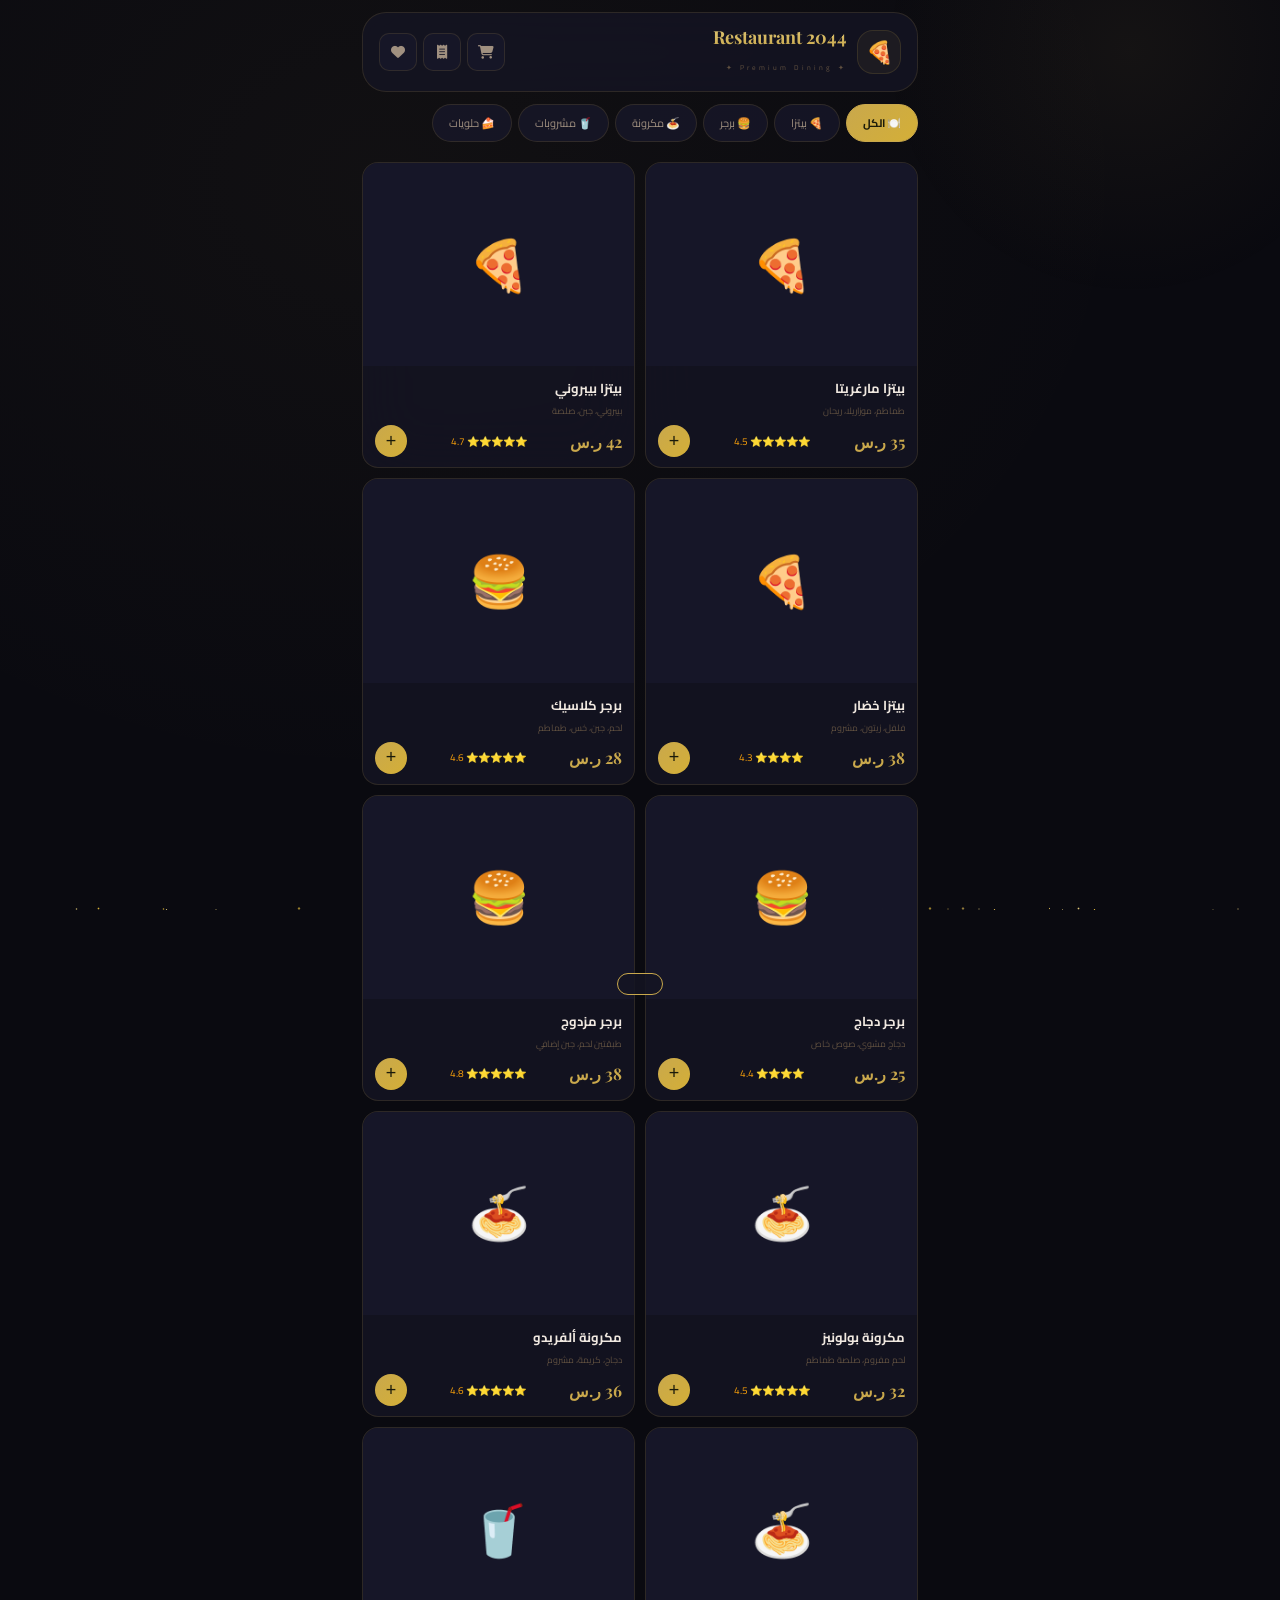
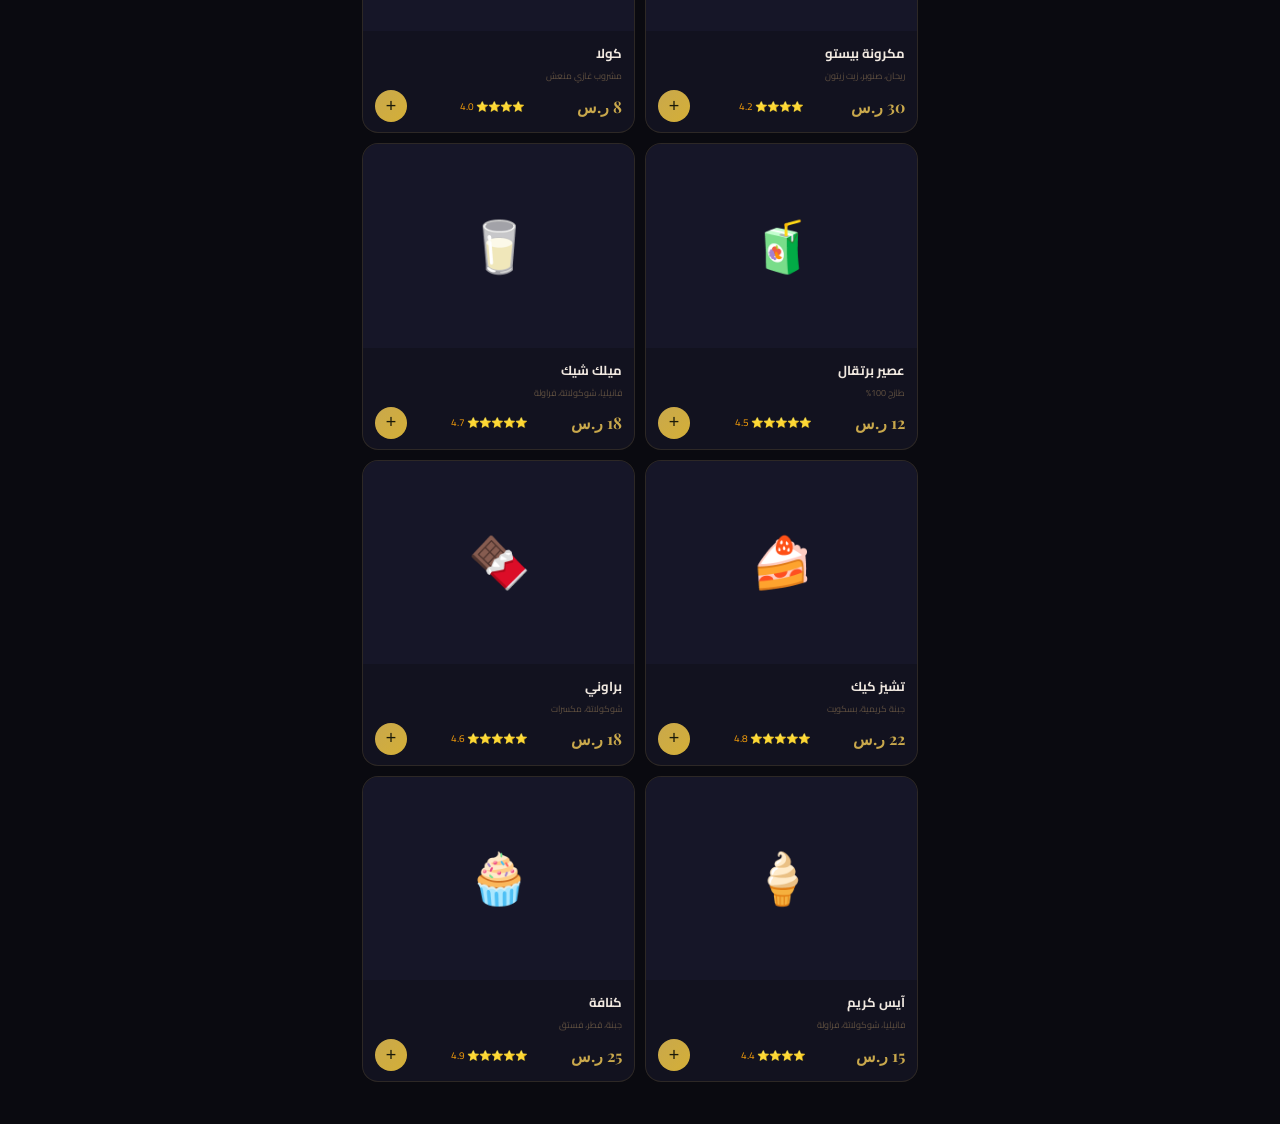
<file: index.html>
<!DOCTYPE html>
<html lang="ar" dir="rtl">
<head>
    <meta charset="UTF-8">
    <meta name="viewport" content="width=device-width, initial-scale=1.0, maximum-scale=1.0, user-scalable=no, viewport-fit=cover">
    <title>🍕 Restaurant 2044</title>
    <link href="https://fonts.googleapis.com/css2?family=Cairo:wght@300;400;500;600;700;800;900&family=Playfair+Display:wght@400;600;700;800;900&display=swap" rel="stylesheet">
    <link rel="stylesheet" href="https://cdnjs.cloudflare.com/ajax/libs/font-awesome/6.4.0/css/all.min.css">
    <link rel="stylesheet" href="css/style.css">
</head>
<body>
    <div class="bg-luxury"></div>
    <div class="bg-glow"></div>
    <div id="particlesContainer"></div>

    <div class="app">
        <!-- Header -->
        <div class="header">
            <div class="header-left">
                <div class="logo">🍕</div>
                <div class="header-text">
                    <h1>Restaurant 2044</h1>
                    <span>✦ Premium Dining ✦</span>
                </div>
            </div>
            <div class="header-right">
                <button class="btn-icon cart-btn" onclick="navigateTo('cart')">
                    <i class="fas fa-shopping-cart"></i>
                    <span class="cart-badge" id="cartBadge">0</span>
                </button>
                <button class="btn-icon" onclick="navigateTo('orders')"><i class="fas fa-receipt"></i></button>
                <button class="btn-icon" onclick="navigateTo('favorites')"><i class="fas fa-heart"></i></button>
            </div>
        </div>

        <!-- Navigation -->
        <div class="nav-tabs">
            <button class="nav-tab active" onclick="filterMenu('all', this)">🍽️ الكل</button>
            <button class="nav-tab" onclick="filterMenu('pizza', this)">🍕 بيتزا</button>
            <button class="nav-tab" onclick="filterMenu('burger', this)">🍔 برجر</button>
            <button class="nav-tab" onclick="filterMenu('pasta', this)">🍝 مكرونة</button>
            <button class="nav-tab" onclick="filterMenu('drink', this)">🥤 مشروبات</button>
            <button class="nav-tab" onclick="filterMenu('dessert', this)">🍰 حلويات</button>
        </div>

        <!-- Pages -->
        <div class="page active" id="pageMenu">
            <div class="menu-grid" id="menuGrid"></div>
        </div>

        <div class="page" id="pageCart">
            <div class="cart-container">
                <h2>🛒 سلة المشتريات</h2>
                <div class="cart-items" id="cartItems"></div>
                <div class="cart-empty" id="cartEmpty">
                    <span>🛒</span>
                    <p>السلة فارغة</p>
                </div>
                <div class="cart-footer" id="cartFooter" style="display:none">
                    <div class="cart-total">
                        <span>المجموع:</span>
                        <span class="total-price" id="cartTotal">0 ريال</span>
                    </div>
                    <button class="btn-checkout" onclick="checkout()">💳 إتمام الطلب</button>
                </div>
            </div>
        </div>

        <div class="page" id="pageOrders">
            <div class="orders-container">
                <h2>📋 طلباتي</h2>
                <div class="orders-list" id="ordersList"></div>
            </div>
        </div>

        <div class="page" id="pageFavorites">
            <div class="favorites-container">
                <h2>❤️ المفضلة</h2>
                <div class="menu-grid" id="favoritesGrid"></div>
            </div>
        </div>

        <div class="page" id="pageItem">
            <div class="item-detail" id="itemDetail"></div>
        </div>

        <div class="page" id="pageCheckout">
            <div class="checkout-container">
                <h2>💳 إتمام الطلب</h2>
                <form class="checkout-form" id="checkoutForm" onsubmit="placeOrder(event)">
                    <label>👤 الاسم</label>
                    <input type="text" id="customerName" required placeholder="أدخل اسمك">
                    <label>📞 رقم الجوال</label>
                    <input type="tel" id="customerPhone" required placeholder="05xxxxxxxx">
                    <label>📍 عنوان التوصيل</label>
                    <textarea id="customerAddress" required placeholder="أدخل عنوان التوصيل"></textarea>
                    <label>💬 ملاحظات</label>
                    <textarea id="orderNotes" placeholder="ملاحظات إضافية..."></textarea>
                    <div class="order-summary">
                        <h3>ملخص الطلب</h3>
                        <div id="checkoutItems"></div>
                        <div class="total-line">
                            <span>المجموع الكلي:</span>
                            <span class="total-price" id="checkoutTotal">0 ريال</span>
                        </div>
                    </div>
                    <button type="submit" class="btn-checkout">✅ تأكيد الطلب</button>
                </form>
            </div>
        </div>
    </div>

    <!-- Rating Modal -->
    <div class="modal-overlay" id="ratingModal" onclick="closeRating()">
        <div class="modal-content" onclick="event.stopPropagation()">
            <h3>⭐ تقييم الطلب</h3>
            <div class="stars" id="starsContainer">
                <span class="star" onclick="setRating(1)">☆</span>
                <span class="star" onclick="setRating(2)">☆</span>
                <span class="star" onclick="setRating(3)">☆</span>
                <span class="star" onclick="setRating(4)">☆</span>
                <span class="star" onclick="setRating(5)">☆</span>
            </div>
            <textarea id="reviewText" placeholder="اكتب تقييمك..."></textarea>
            <button class="btn-checkout" onclick="submitRating()">إرسال التقييم</button>
        </div>
    </div>

    <div class="toast" id="toast"></div>

    <script src="js/storage.js"></script>
    <script src="js/particles.js"></script>
    <script src="js/menu.js"></script>
    <script src="js/cart.js"></script>
    <script src="js/orders.js"></script>
    <script src="js/favorites.js"></script>
    <script src="js/ratings.js"></script>
    <script src="js/navigation.js"></script>
    <script src="js/app.js"></script>
</body>
</html>
</file>
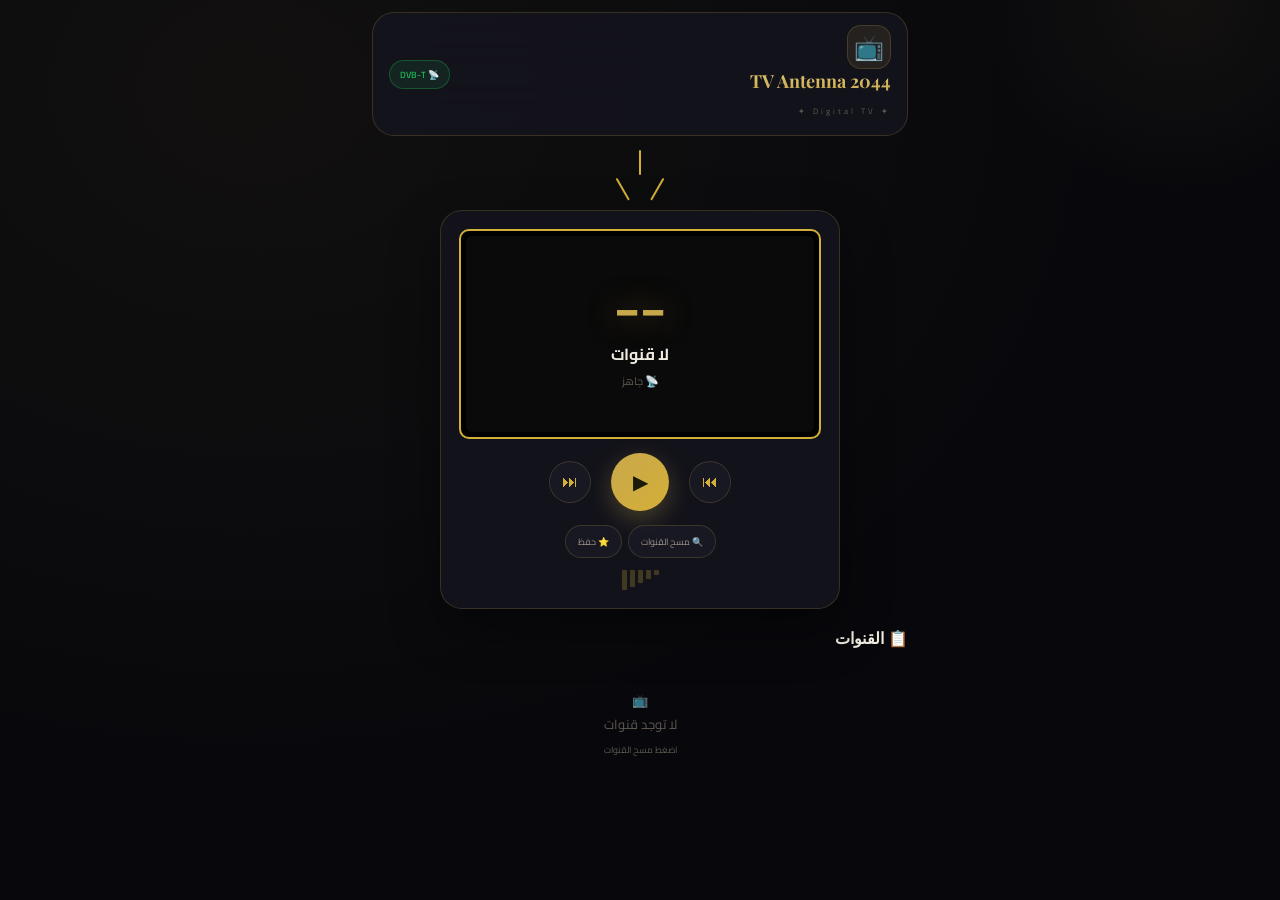
<file: app/src/main/assets/www/index.html>
<!DOCTYPE html>
<html lang="ar" dir="rtl">
<head>
    <meta charset="UTF-8">
    <meta name="viewport" content="width=device-width, initial-scale=1.0, user-scalable=no">
    <title>📺 TV Antenna 2044</title>
    <link href="https://fonts.googleapis.com/css2?family=Cairo:wght@400;600;700;800;900&family=Playfair+Display:wght@600;700;900&display=swap" rel="stylesheet">
    <link rel="stylesheet" href="style.css">
</head>
<body>
    <div class="bg-luxury"></div>
    <div class="bg-glow"></div>
    <div id="particlesContainer"></div>

    <div class="app">
        <div class="header">
            <div class="header-left">
                <div class="logo">📺</div>
                <div class="header-text"><h1>TV Antenna 2044</h1><span>✦ Digital TV ✦</span></div>
            </div>
            <div class="header-badge">📡 DVB-T</div>
        </div>

        <div class="tv-device">
            <div class="antenna">
                <div class="antenna-pole"></div>
                <div class="antenna-v"></div>
            </div>
            <div class="tv-body">
                <div class="tv-frame">
                    <div class="tv-screen" id="tvScreen">
                        <div class="tv-static" id="tvStatic"></div>
                        <div class="tv-info">
                            <div class="channel-num" id="channelNum">--</div>
                            <div class="channel-name" id="channelName">TV 2044</div>
                            <div class="channel-info" id="channelInfo">📡 جاهز</div>
                        </div>
                    </div>
                </div>
                <div class="tv-buttons">
                    <button class="btn-gold" onclick="prevChannel()">⏮</button>
                    <button class="btn-power" id="powerBtn" onclick="toggleTV()">▶</button>
                    <button class="btn-gold" onclick="nextChannel()">⏭</button>
                </div>
                <div class="tv-actions">
                    <button class="btn-tune" onclick="scanChannels()">🔍 مسح القنوات</button>
                    <button class="btn-tune" onclick="toggleFav()">⭐ حفظ</button>
                </div>
                <div class="signal-bars" id="signalBars">
                    <span class="s-bar"></span><span class="s-bar"></span><span class="s-bar"></span><span class="s-bar"></span><span class="s-bar"></span>
                </div>
            </div>
        </div>

        <div class="channels-section">
            <h3>📋 القنوات</h3>
            <div class="channels-grid" id="channelsGrid">
                <div class="empty-state">📺<br>لا توجد قنوات<br><small>اضغط مسح القنوات</small></div>
            </div>
        </div>
    </div>

    <div class="toast" id="toast"></div>
    <div class="scan-overlay" id="scanOverlay">
        <div class="scan-box">
            <div class="scan-icon">📡</div>
            <div class="scan-title">جاري المسح...</div>
            <div class="scan-bar"><div class="scan-fill" id="scanFill"></div></div>
            <div class="scan-count" id="scanCount">0 قناة</div>
            <button class="btn-cancel" onclick="cancelScan()">إلغاء</button>
        </div>
    </div>

    <script src="storage.js"></script>
    <script src="particles.js"></script>
    <script src="tv.js"></script>
    <script src="app.js"></script>
</body>
</html>
</file>
<file: css/style.css>
*{margin:0;padding:0;box-sizing:border-box}
:root{--bg:#0a0a10;--card:rgba(20,20,35,0.85);--card2:rgba(25,25,45,0.7);--text:#f0e8e0;--text2:#a09080;--text3:#605040;--gold:#c9a84c;--gold2:#d4af37;--red:#ef4444;--green:#22c55e;--orange:#f59e0b;--border:rgba(201,168,76,0.15);--glass:rgba(201,168,76,0.06);--radius:24px;--radius-sm:16px;--radius-xs:10px}
body{font-family:'Cairo',sans-serif;background:var(--bg);color:var(--text);min-height:100vh;overflow-x:hidden;-webkit-tap-highlight-color:transparent;direction:rtl;user-select:none}

.bg-luxury{position:fixed;inset:0;z-index:0;background:radial-gradient(ellipse at 30% 20%,rgba(201,168,76,0.04) 0%,transparent 60%),var(--bg)}
.bg-glow{position:fixed;top:-200px;right:-100px;width:500px;height:500px;background:radial-gradient(circle,rgba(201,168,76,0.06) 0%,transparent 70%);border-radius:50%;z-index:0;pointer-events:none}

.app{width:100%;max-width:580px;margin:0 auto;padding:12px;position:relative;z-index:1}

.header{display:flex;align-items:center;justify-content:space-between;padding:12px 16px;background:var(--card);backdrop-filter:blur(40px);border-radius:var(--radius);border:1px solid var(--border);margin-bottom:12px;position:sticky;top:12px;z-index:50}
.header-left{display:flex;align-items:center;gap:10px}
.logo{width:44px;height:44px;background:var(--glass);border:1px solid var(--border);border-radius:var(--radius-sm);display:flex;align-items:center;justify-content:center;font-size:22px}
.header-text h1{font-family:'Playfair Display',serif;font-size:18px;font-weight:700;background:linear-gradient(180deg,#e0c878,#c9a84c);-webkit-background-clip:text;-webkit-text-fill-color:transparent}
.header-text span{font-size:7px;color:var(--text3);letter-spacing:3px}
.header-right{display:flex;gap:6px}
.btn-icon{width:38px;height:38px;background:var(--card2);border:1px solid var(--border);border-radius:var(--radius-xs);display:flex;align-items:center;justify-content:center;cursor:pointer;font-size:14px;color:var(--text2);transition:all 0.3s;position:relative}
.btn-icon:hover{border-color:var(--gold);color:var(--gold)}
.cart-badge{position:absolute;top:-6px;right:-6px;width:18px;height:18px;background:var(--red);color:#fff;border-radius:50%;font-size:9px;display:flex;align-items:center;justify-content:center;font-weight:700}

.nav-tabs{display:flex;gap:6px;overflow-x:auto;padding-bottom:8px;margin-bottom:12px}
.nav-tabs::-webkit-scrollbar{height:2px}
.nav-tab{padding:8px 16px;background:var(--card2);border:1px solid var(--border);color:var(--text2);cursor:pointer;border-radius:20px;font-size:11px;font-family:'Cairo',sans-serif;white-space:nowrap;transition:all 0.3s}
.nav-tab:hover{border-color:var(--gold);color:var(--text)}
.nav-tab.active{background:linear-gradient(135deg,var(--gold),var(--gold2));border-color:var(--gold);color:#1a1a0a;font-weight:700}

.page{display:none;animation:fadeIn 0.4s ease}
.page.active{display:block}
@keyframes fadeIn{from{opacity:0;transform:translateY(10px)}to{opacity:1;transform:translateY(0)}}

/* Menu Grid */
.menu-grid{display:grid;grid-template-columns:repeat(2,1fr);gap:10px;padding-bottom:30px}
.menu-card{background:var(--card);backdrop-filter:blur(30px);border:1px solid var(--border);border-radius:var(--radius-sm);overflow:hidden;cursor:pointer;transition:all 0.3s}
.menu-card:hover{transform:translateY(-3px);border-color:var(--gold);box-shadow:0 10px 30px rgba(0,0,0,0.3)}
.menu-card-img{width:100%;aspect-ratio:4/3;background:var(--card2);display:flex;align-items:center;justify-content:center;font-size:50px}
.menu-card-info{padding:10px 12px}
.menu-card-name{font-size:13px;font-weight:700;margin-bottom:2px}
.menu-card-desc{font-size:9px;color:var(--text3);margin-bottom:6px}
.menu-card-footer{display:flex;align-items:center;justify-content:space-between}
.menu-card-price{font-family:'Playfair Display',serif;font-size:16px;font-weight:700;color:var(--gold)}
.menu-card-rating{font-size:10px;color:var(--orange)}
.btn-add{width:32px;height:32px;background:linear-gradient(135deg,var(--gold),var(--gold2));border:none;border-radius:50%;display:flex;align-items:center;justify-content:center;cursor:pointer;font-size:18px;color:#1a1a0a;transition:all 0.3s}
.btn-add:hover{transform:scale(1.1)}
.btn-add:active{transform:scale(0.9)}

/* Cart */
.cart-container h2,.orders-container h2,.favorites-container h2{font-family:'Playfair Display',serif;font-size:18px;margin-bottom:14px;color:var(--gold)}
.cart-item{display:flex;align-items:center;gap:10px;padding:12px;background:var(--card2);border:1px solid var(--border);border-radius:var(--radius-sm);margin-bottom:8px}
.cart-item-icon{font-size:30px;width:40px;text-align:center}
.cart-item-info{flex:1}
.cart-item-name{font-size:12px;font-weight:600}
.cart-item-price{font-size:10px;color:var(--gold)}
.cart-qty{display:flex;align-items:center;gap:8px}
.qty-btn{width:28px;height:28px;background:var(--card);border:1px solid var(--border);border-radius:50%;display:flex;align-items:center;justify-content:center;cursor:pointer;color:var(--text);font-size:16px;transition:all 0.3s}
.qty-btn:hover{border-color:var(--gold)}
.qty-num{font-size:13px;font-weight:700;min-width:20px;text-align:center}
.cart-item-del{color:var(--red);cursor:pointer;font-size:14px;padding:4px}
.cart-empty{text-align:center;padding:40px;color:var(--text3)}
.cart-empty span{font-size:50px;display:block;margin-bottom:8px}
.cart-footer{padding:14px;background:var(--card);border-radius:var(--radius-sm);border:1px solid var(--border);margin-top:12px}
.cart-total{display:flex;justify-content:space-between;font-size:14px;margin-bottom:12px}
.total-price{font-family:'Playfair Display',serif;font-size:20px;font-weight:700;color:var(--gold)}
.btn-checkout{width:100%;padding:14px;background:linear-gradient(135deg,var(--gold),var(--gold2));border:none;color:#1a1a0a;font-weight:700;font-size:14px;border-radius:var(--radius-sm);cursor:pointer;font-family:'Cairo',sans-serif;transition:all 0.3s}
.btn-checkout:hover{transform:translateY(-2px);box-shadow:0 10px 30px rgba(201,168,76,0.3)}

/* Orders */
.order-card{background:var(--card2);border:1px solid var(--border);border-radius:var(--radius-sm);padding:14px;margin-bottom:8px}
.order-header{display:flex;justify-content:space-between;margin-bottom:8px}
.order-id{font-family:'Playfair Display',serif;font-size:13px;font-weight:700;color:var(--gold)}
.order-date{font-size:9px;color:var(--text3)}
.order-items{font-size:10px;color:var(--text2);margin-bottom:6px}
.order-total{font-size:13px;font-weight:700;color:var(--green)}
.order-status{padding:3px 10px;border-radius:10px;font-size:8px;font-weight:600;display:inline-block}
.status-pending{background:rgba(245,158,11,0.2);color:var(--orange)}
.status-delivered{background:rgba(34,197,94,0.2);color:var(--green)}
.btn-rate{padding:6px 14px;background:rgba(245,158,11,0.1);border:1px solid rgba(245,158,11,0.3);color:var(--orange);border-radius:15px;cursor:pointer;font-size:9px;font-family:'Cairo',sans-serif;margin-top:6px}

/* Checkout */
.checkout-form label{display:block;font-size:10px;color:var(--text2);margin-top:12px;margin-bottom:4px}
.checkout-form input,.checkout-form textarea{width:100%;padding:12px;background:var(--card2);border:1px solid var(--border);border-radius:var(--radius-xs);color:var(--text);font-size:12px;font-family:'Cairo',sans-serif;outline:none;resize:vertical}
.checkout-form input:focus,.checkout-form textarea:focus{border-color:var(--gold)}
.order-summary{margin-top:14px;padding:14px;background:var(--card2);border-radius:var(--radius-sm)}
.order-summary h3{font-size:13px;margin-bottom:8px;color:var(--gold)}
.total-line{display:flex;justify-content:space-between;margin-top:10px;padding-top:10px;border-top:1px solid var(--border)}

/* Item Detail */
.item-detail{padding:14px;background:var(--card);border-radius:var(--radius);border:1px solid var(--border)}
.item-detail-img{width:100%;aspect-ratio:1;background:var(--card2);border-radius:var(--radius-sm);display:flex;align-items:center;justify-content:center;font-size:80px;margin-bottom:14px}
.item-detail h2{font-size:20px;font-weight:700;margin-bottom:4px}
.item-detail .desc{font-size:11px;color:var(--text3);margin-bottom:10px}
.item-detail .price{font-family:'Playfair Display',serif;font-size:28px;font-weight:700;color:var(--gold);margin-bottom:14px}
.item-detail .reviews{margin-top:14px}
.item-detail .review-item{padding:8px 0;border-bottom:1px solid var(--border);font-size:10px}

/* Modal */
.modal-overlay{position:fixed;inset:0;background:rgba(0,0,0,0.85);z-index:200;display:none;align-items:center;justify-content:center}
.modal-overlay.show{display:flex}
.modal-content{width:90%;max-width:380px;background:var(--card);backdrop-filter:blur(40px);border-radius:var(--radius);border:1px solid var(--border);padding:20px;text-align:center}
.modal-content h3{font-size:16px;color:var(--gold);margin-bottom:12px}
.stars{font-size:36px;margin-bottom:12px;cursor:pointer}
.star{color:var(--text3);transition:all 0.3s}
.star.active{color:var(--orange);text-shadow:0 0 15px rgba(245,158,11,0.5)}
.modal-content textarea{width:100%;padding:10px;background:var(--card2);border:1px solid var(--border);border-radius:var(--radius-xs);color:var(--text);font-size:11px;font-family:'Cairo',sans-serif;outline:none;resize:vertical;min-height:60px;margin-bottom:12px}

.toast{position:fixed;bottom:35px;left:50%;transform:translateX(-50%) translateY(130px);background:var(--card);border:1px solid var(--gold);color:var(--text);padding:10px 22px;border-radius:25px;font-size:11px;z-index:300;transition:transform 0.4s cubic-bezier(0.175,0.885,0.32,1.275);font-family:'Cairo',sans-serif}.toast.show{transform:translateX(-50%) translateY(0)}
.particle{position:fixed;border-radius:50%;pointer-events:none;z-index:0}
@keyframes particleFloat{0%{transform:translateY(110vh) scale(0);opacity:0}15%{opacity:0.7}85%{opacity:0.1}100%{transform:translateY(-10vh) scale(1.5);opacity:0}}

@media(max-width:400px){.menu-grid{grid-template-columns:repeat(2,1fr);gap:6px}}
</file>
<file: app/src/main/assets/www/style.css>
*{margin:0;padding:0;box-sizing:border-box}
:root{--bg:#08080c;--card:rgba(20,20,30,0.85);--card2:rgba(28,28,40,0.7);--text:#f0ebe0;--text2:#9e9588;--text3:#5e5850;--gold:#c9a84c;--gold2:#d4af37;--gold-bg:rgba(201,168,76,0.1);--gold-border:rgba(201,168,76,0.2);--radius:22px;--r-sm:14px}
body{font-family:'Cairo',sans-serif;background:var(--bg);color:var(--text);min-height:100vh;overflow-x:hidden;-webkit-tap-highlight-color:transparent;direction:rtl;user-select:none}
.bg-luxury{position:fixed;inset:0;z-index:0;background:radial-gradient(ellipse at 20% 10%,rgba(201,168,76,0.05) 0%,transparent 60%),var(--bg)}
.bg-glow{position:fixed;top:-200px;right:-100px;width:400px;height:400px;background:radial-gradient(circle,rgba(201,168,76,0.06) 0%,transparent 70%);border-radius:50%;z-index:0;pointer-events:none}
.app{width:100%;max-width:560px;margin:0 auto;padding:12px;position:relative;z-index:1}
.header{display:flex;align-items:center;justify-content:space-between;padding:12px 16px;background:var(--card);backdrop-filter:blur(30px);border-radius:var(--radius);border:1px solid var(--gold-border);margin-bottom:14px}
.logo{width:44px;height:44px;background:var(--gold-bg);border:1px solid var(--gold-border);border-radius:var(--r-sm);display:flex;align-items:center;justify-content:center;font-size:24px}
.header-text h1{font-family:'Playfair Display',serif;font-size:18px;font-weight:700;background:linear-gradient(180deg,#e0c878,#c9a84c);-webkit-background-clip:text;-webkit-text-fill-color:transparent}
.header-text span{font-size:8px;color:var(--text3);letter-spacing:3px}
.header-badge{padding:5px 10px;background:rgba(34,197,94,0.1);border:1px solid rgba(34,197,94,0.3);color:#22c55e;border-radius:18px;font-size:9px;font-weight:600}

.tv-device{display:flex;flex-direction:column;align-items:center;margin-bottom:18px}
.antenna{height:60px;display:flex;flex-direction:column;align-items:center}
.antenna-pole{width:2px;height:25px;background:var(--gold2);border-radius:1px}
.antenna-v{width:40px;height:25px;position:relative}
.antenna-v::before,.antenna-v::after{content:'';position:absolute;bottom:0;width:2px;height:25px;background:var(--gold2);border-radius:1px}
.antenna-v::before{left:8px;transform:rotate(-30deg);transform-origin:bottom}
.antenna-v::after{right:8px;transform:rotate(30deg);transform-origin:bottom}

.tv-body{width:100%;max-width:400px;background:var(--card);backdrop-filter:blur(30px);border-radius:var(--radius);border:1px solid var(--gold-border);padding:18px;box-shadow:0 20px 50px rgba(0,0,0,0.4)}
.tv-frame{background:#000;border-radius:10px;padding:5px;border:2px solid var(--gold2)}
.tv-screen{aspect-ratio:16/9;background:#0a0a0a;border-radius:6px;position:relative;overflow:hidden;display:flex;align-items:center;justify-content:center}
.tv-static{position:absolute;inset:0;opacity:0;background:repeating-linear-gradient(0deg,transparent 0px,transparent 2px,rgba(255,255,255,0.03) 2px,rgba(255,255,255,0.03) 4px);animation:noise 0.08s linear infinite}
body.tv-on .tv-static{opacity:0.4}
@keyframes noise{0%{transform:translateY(0)}100%{transform:translateY(100px)}}
.tv-info{position:relative;z-index:2;text-align:center}
.channel-num{font-family:'Playfair Display',serif;font-size:56px;font-weight:900;color:var(--gold);text-shadow:0 0 30px rgba(201,168,76,0.5);line-height:1}
.channel-name{font-size:16px;font-weight:700;margin-top:6px}
.channel-info{font-size:11px;color:var(--text3);margin-top:2px}

.tv-buttons{display:flex;align-items:center;justify-content:center;gap:20px;margin:14px 0}
.btn-gold{width:42px;height:42px;background:var(--card2);border:1px solid var(--gold-border);border-radius:50%;display:flex;align-items:center;justify-content:center;cursor:pointer;font-size:16px;color:var(--gold2);transition:all 0.2s}
.btn-gold:active{transform:scale(0.9)}
.btn-power{width:58px;height:58px;background:linear-gradient(135deg,var(--gold),var(--gold2));border:none;border-radius:50%;display:flex;align-items:center;justify-content:center;cursor:pointer;font-size:20px;color:#1a1a0a;box-shadow:0 8px 25px rgba(201,168,76,0.3)}
.btn-power:active{transform:scale(0.95)}
.tv-actions{display:flex;gap:6px;justify-content:center;margin-bottom:12px}
.btn-tune{padding:7px 12px;background:var(--card2);border:1px solid var(--gold-border);color:var(--text2);cursor:pointer;border-radius:18px;font-size:9px;font-family:'Cairo',sans-serif}
.btn-tune:hover{color:var(--gold);border-color:var(--gold)}
.signal-bars{display:flex;justify-content:center;gap:3px;height:20px}
.s-bar{width:5px;background:var(--gold2);border-radius:1px;opacity:0.25;transition:all 0.3s}
.s-bar:nth-child(1){height:5px}.s-bar:nth-child(2){height:9px}.s-bar:nth-child(3){height:13px}.s-bar:nth-child(4){height:17px}.s-bar:nth-child(5){height:20px}
.s-bar.on{opacity:1;box-shadow:0 0 6px rgba(201,168,76,0.4)}

.channels-section{padding-bottom:40px}
.channels-section h3{font-family:'Playfair Display',serif;font-size:16px;font-weight:700;margin-bottom:10px}
.channels-grid{display:grid;grid-template-columns:repeat(auto-fill,minmax(130px,1fr));gap:6px}
.channel-card{padding:10px;background:var(--card2);border:1px solid var(--gold-border);border-radius:var(--r-sm);cursor:pointer;text-align:center;transition:all 0.2s}
.channel-card:hover{border-color:var(--gold)}.channel-card.active{background:var(--gold-bg);border-color:var(--gold)}
.channel-card .ch-num{font-family:'Playfair Display',serif;font-size:20px;font-weight:700;color:var(--gold)}
.channel-card .ch-name{font-size:10px;font-weight:600;margin:3px 0}.channel-card .ch-country{font-size:8px;color:var(--text3)}

.empty-state{text-align:center;padding:30px;color:var(--text3);grid-column:1/-1;font-size:13px}
.empty-state small{font-size:9px}

.scan-overlay{position:fixed;inset:0;background:rgba(0,0,0,0.9);z-index:200;display:none;align-items:center;justify-content:center}
.scan-overlay.show{display:flex}.scan-box{text-align:center;padding:30px}
.scan-icon{font-size:50px;margin-bottom:12px;animation:pulse 1.5s ease-in-out infinite}@keyframes pulse{0%,100%{transform:scale(1)}50%{transform:scale(1.1)}}
.scan-title{font-size:16px;font-weight:700;color:var(--gold);margin-bottom:14px}
.scan-bar{width:180px;height:4px;background:rgba(255,255,255,0.1);border-radius:2px;margin:0 auto 10px;overflow:hidden}
.scan-fill{height:100%;background:linear-gradient(90deg,var(--gold),var(--gold2));border-radius:2px;width:0}
.scan-count{font-size:20px;font-weight:800;color:var(--text);margin-bottom:14px}
.btn-cancel{padding:8px 20px;background:rgba(239,68,68,0.1);border:1px solid rgba(239,68,68,0.3);color:#ef4444;border-radius:18px;cursor:pointer;font-family:'Cairo',sans-serif;font-size:11px}

.toast{position:fixed;bottom:30px;left:50%;transform:translateX(-50%) translateY(120px);background:var(--card);border:1px solid var(--gold);color:var(--text);padding:10px 20px;border-radius:25px;font-size:10px;z-index:300;transition:transform 0.4s cubic-bezier(0.175,0.885,0.32,1.275)}
.toast.show{transform:translateX(-50%) translateY(0)}

.particle{position:fixed;border-radius:50%;pointer-events:none;z-index:0}
@keyframes float{0%{transform:translateY(110vh) scale(0);opacity:0}15%{opacity:0.6}85%{opacity:0.1}100%{transform:translateY(-10vh) scale(1.2);opacity:0}}
</file>
